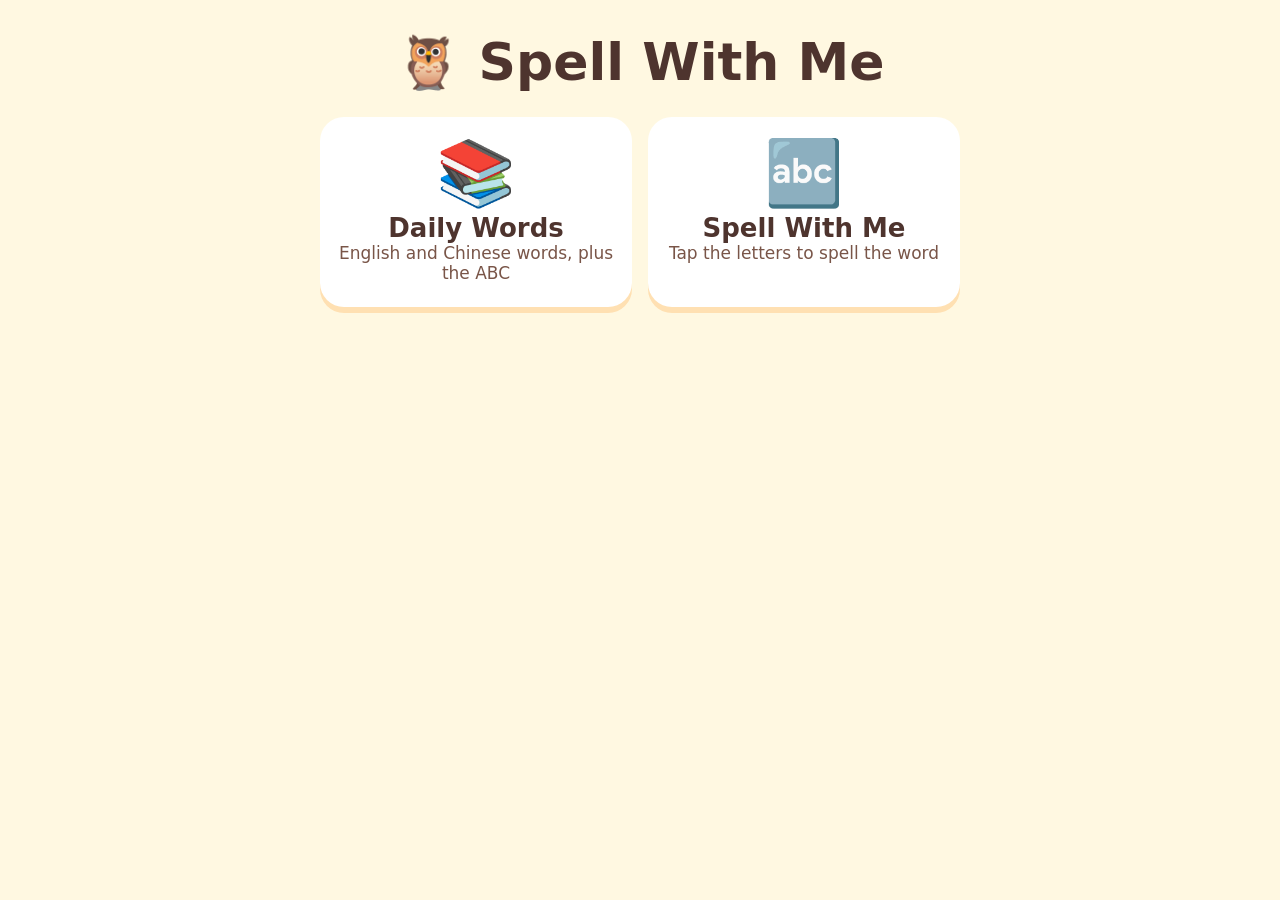
<file: index.html>
<!DOCTYPE html>
<html lang="en">
<head>
<meta charset="utf-8">
<meta name="viewport" content="width=device-width, initial-scale=1">
<title>Spell With Me</title>
<link rel="icon" href="daily-words/img/1f989.svg" type="image/svg+xml">
<style>
  body { font-family: "Comic Sans MS", "Chalkboard SE", system-ui, sans-serif; text-align: center;
         background: #fff8e1; color: #4e342e; margin: 0; padding: 32px 16px; min-height: 100vh; box-sizing: border-box; }
  h1 { font-size: clamp(32px, 7vw, 52px); margin: 0 0 24px; }
  .games { display: grid; gap: 16px; max-width: 640px; margin: 0 auto; }
  @media (min-width: 600px) { .games { grid-template-columns: 1fr 1fr; } }
  a { display: block; text-decoration: none; color: inherit; background: #fff; border-radius: 24px;
      padding: 24px 16px; box-shadow: 0 6px 0 #ffe0b2; }
  a:active { transform: translateY(4px); box-shadow: 0 2px 0 #ffe0b2; }
  .pic { font-size: 64px; line-height: 1; }
  b { display: block; font-size: 26px; margin-top: 8px; }
  small { font-size: 17px; color: #795548; }
</style>
</head>
<body>
  <h1>🦉 Spell With Me</h1>
  <div class="games">
    <a href="daily-words/"><div class="pic">📚</div><b>Daily Words</b><small>English and Chinese words, plus the ABC</small></a>
    <a href="spell-with-me/"><div class="pic">🔤</div><b>Spell With Me</b><small>Tap the letters to spell the word</small></a>
  </div>
</body>
</html>
</file>
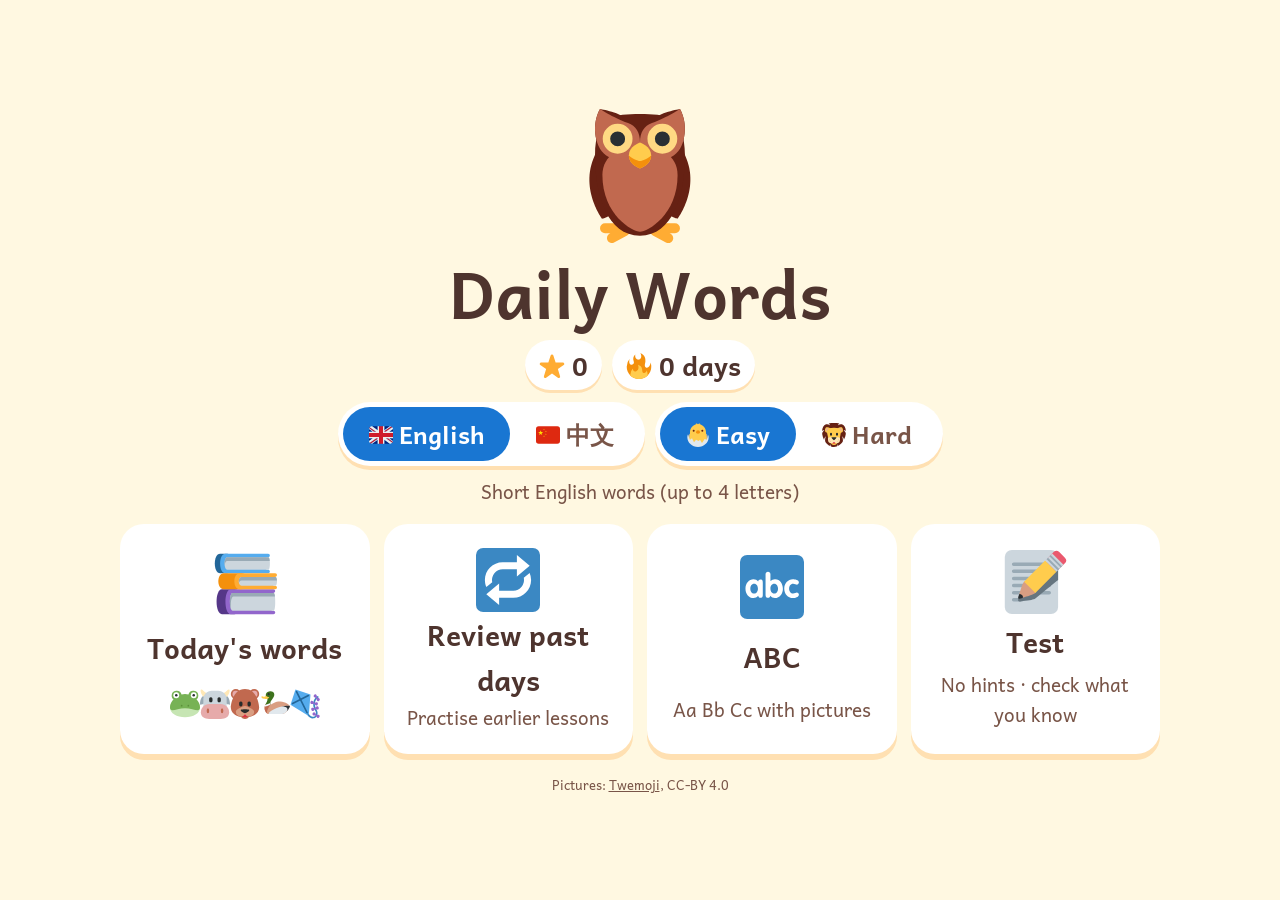
<file: daily-words/index.html>
<!DOCTYPE html>
<html lang="en">
<head>
<meta charset="utf-8">
<meta name="viewport" content="width=device-width, initial-scale=1, viewport-fit=cover">
<meta name="theme-color" content="#fff8e1">
<meta name="description" content="Daily English and Chinese words, plus the alphabet, for children aged 4 and up.">
<title>Daily Words</title>
<link rel="icon" href="img/1f989.svg" type="image/svg+xml">
<link rel="preconnect" href="https://fonts.googleapis.com">
<link rel="preconnect" href="https://fonts.gstatic.com" crossorigin>
<link href="https://fonts.googleapis.com/css2?family=Andika:wght@400;700&family=Noto+Sans+SC:wght@500;700&display=swap" rel="stylesheet">
<link rel="stylesheet" href="style.css">
</head>
<body>

<!-- ============ Home ============ -->
<main id="home" class="screen on">
  <div class="mascot" aria-hidden="true">🦉</div>
  <h1>Daily Words</h1>
  <div class="stats"><span class="pill" id="home-stars">⭐ 0</span><span class="pill" id="home-streak">🔥 0 days</span></div>

  <div class="settings">
    <div class="seg" role="group" aria-label="Language">
      <button data-lang="en">🇬🇧 English</button>
      <button data-lang="zh">🇨🇳 中文</button>
    </div>
    <div class="seg" role="group" aria-label="Level">
      <button data-level="easy">🐣 Easy</button>
      <button data-level="hard">🦁 Hard</button>
    </div>
    <p class="caption" id="level-caption"></p>
  </div>

  <div class="menu">
    <button class="menu-card" id="m-today">
      <span class="m-pic">📚</span><b>Today's words</b><small id="today-preview"></small>
    </button>
    <button class="menu-card" id="m-review">
      <span class="m-pic">🔁</span><b>Review past days</b><small>Practise earlier lessons</small>
    </button>
    <button class="menu-card" id="m-abc">
      <span class="m-pic">🔤</span><b>ABC</b><small>Aa Bb Cc with pictures</small>
    </button>
    <button class="menu-card" id="m-exam">
      <span class="m-pic">📝</span><b>Test</b><small id="exam-best">No hints · check what you know</small>
    </button>
  </div>
  <p class="credit">Pictures: <a href="https://github.com/jdecked/twemoji" target="_blank" rel="noopener">Twemoji</a>, CC-BY 4.0</p>
</main>

<!-- ============ Review past days ============ -->
<main id="days" class="screen">
  <header class="topbar">
    <button class="round home-btn" aria-label="Home">🏠</button>
    <h2>Review past days</h2>
    <span class="spacer"></span>
  </header>
  <p class="caption" id="days-caption"></p>
  <div id="daylist" class="daylist"></div>
</main>

<!-- ============ Lesson ============ -->
<main id="play" class="screen">
  <header class="topbar">
    <button class="round home-btn" aria-label="Home">🏠</button>
    <div id="dots" aria-hidden="true"></div>
    <span class="pill" id="stars" aria-label="Stars">⭐ 0</span>
  </header>
  <div class="note voice-note" hidden></div>
  <div class="stage">
    <section class="picture">
      <button id="pic" class="pic-card" aria-label="Hear it again"></button>
      <div id="word-info" class="word-info"></div>
      <div class="hint-text">Tap the picture to hear it<span class="kbd"> · or press Space</span></div>
    </section>
    <section class="spell">
      <div id="prompt" class="prompt"></div>
      <div id="slots" aria-hidden="true"></div>
      <div id="tiles"></div>
      <div id="msg" aria-live="polite"></div>
      <button id="ready" class="big alt" hidden>I'm ready ➜</button>
      <button id="next" class="big">Next ➜</button>
    </section>
  </div>
</main>

<!-- ============ Lesson finished ============ -->
<main id="done" class="screen">
  <h1>🎉 You did it! 🎉</h1>
  <p id="done-title">You learned:</p>
  <div id="learned"></div>
  <p id="done-streak"></p>
  <div class="buttons">
    <button class="big" id="again">🔁 Again</button>
    <button class="big alt" id="bonus">🎁 Bonus word</button>
    <button class="big home home-btn">🏠 Home</button>
  </div>
</main>

<!-- ============ Test (no hints) ============ -->
<main id="exam" class="screen">
  <header class="topbar">
    <button class="round home-btn" aria-label="Home">🏠</button>
    <div id="exam-dots" aria-hidden="true"></div>
    <span class="pill" id="exam-stars">⭐ 0</span>
  </header>
  <div class="note voice-note" hidden></div>
  <div class="stage" id="exam-stage">
    <section class="picture">
      <button id="exam-pic" class="pic-card" aria-label="Hear the question again"></button>
      <div id="exam-word" class="word-info"></div>
    </section>
    <section class="spell">
      <div id="exam-prompt" class="prompt"></div>
      <div class="slots-row">
        <div id="exam-slots" aria-hidden="true"></div>
        <button class="round" id="exam-undo" aria-label="Take back the last one" hidden>⌫</button>
      </div>
      <div id="exam-tiles"></div>
      <div id="exam-msg" class="msg" aria-live="polite"></div>
      <button id="exam-check" class="big alt" hidden>Check ✓</button>
      <button id="exam-next" class="big" hidden>Next ➜</button>
    </section>
  </div>
  <div id="exam-results" class="results" hidden>
    <h1 id="exam-score"></h1>
    <p id="exam-verdict"></p>
    <p id="exam-missed-title" class="caption">Words to practise · tap to hear:</p>
    <div id="exam-missed"></div>
    <div class="buttons">
      <button class="big" id="exam-again">🔁 Try again</button>
      <button class="big home home-btn">🏠 Home</button>
    </div>
  </div>
</main>

<!-- ============ Alphabet ============ -->
<main id="abc" class="screen">
  <header class="topbar">
    <button class="round home-btn" aria-label="Home">🏠</button>
    <h2>ABC</h2>
    <span class="spacer"></span>
  </header>
  <div class="buttons">
    <button class="big alt" id="abc-game-btn">🎮 Letter game</button>
    <button class="big" id="abc-test-btn">📝 Letter test</button>
  </div>
  <div id="abc-grid" class="abc-grid"></div>
</main>

<!-- One letter -->
<main id="letter" class="screen">
  <header class="topbar">
    <button class="round" id="letter-back" aria-label="Back to ABC">🔤</button>
    <div class="letter-tools">
      <span class="pill" id="letter-count"></span>
      <button class="round" id="auto-btn" aria-pressed="true" aria-label="Pause auto-play">⏸️</button>
    </div>
    <button class="round home-btn" aria-label="Home">🏠</button>
  </header>
  <div class="letter-stage">
    <button class="round arrow" id="prev" aria-label="Previous letter">⬅️</button>
    <button class="letter-card" id="letter-card" aria-label="Hear the letter">
      <span class="letter-big"><span class="cap" id="cap">A</span><span class="low" id="low">a</span></span>
      <span class="letter-pic" id="letter-pic"></span>
      <span class="letter-word" id="letter-word"></span>
    </button>
    <button class="round arrow" id="nextL" aria-label="Next letter">➡️</button>
  </div>
  <div class="hint-text">Tap the card to hear it<span class="kbd"> · arrow keys to move</span></div>
</main>

<!-- Letter game -->
<main id="abcgame" class="screen">
  <header class="topbar">
    <button class="round" id="game-back" aria-label="Back to ABC">🔤</button>
    <div id="game-dots" aria-hidden="true"></div>
    <span class="pill" id="game-stars">⭐ 0</span>
  </header>
  <div class="game-stage">
    <button class="prompt-card" id="game-prompt" aria-label="Hear it again"></button>
    <div id="choices" class="choices"></div>
    <div id="game-msg" class="msg" aria-live="polite"></div>
    <div class="buttons" id="game-end" hidden>
      <button class="big" id="game-again">🔁 Play again</button>
      <button class="big alt" id="game-abc">🔤 ABC</button>
    </div>
  </div>
</main>

<script src="data.js"></script>
<script src="app.js"></script>
</body>
</html>
</file>
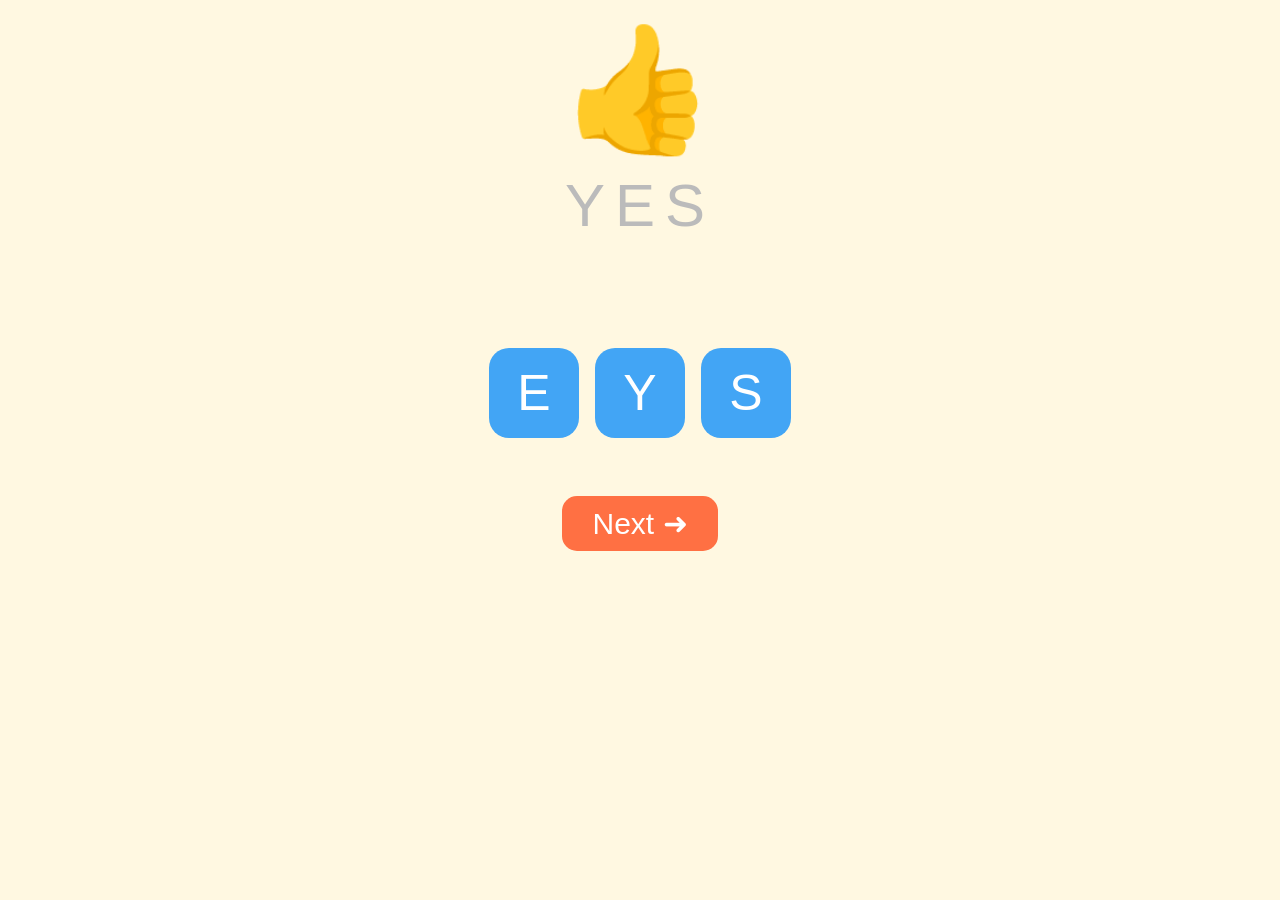
<file: spell-with-me/index.html>
<!DOCTYPE html>
<html>
<head>
<meta charset="utf-8">
<meta name="viewport" content="width=device-width, initial-scale=1">
<title>Spell With Me</title>
<style>
  body { font-family: Arial, sans-serif; text-align: center; background: #fff8e1; margin: 0; padding: 20px; }
  #pic { font-size: 120px; }
  #word { font-size: 60px; letter-spacing: 10px; color: #bbb; margin: 10px; }
  #answer { font-size: 70px; letter-spacing: 10px; min-height: 90px; color: #2e7d32; }
  .tile { font-size: 50px; width: 90px; height: 90px; margin: 8px; border: none; border-radius: 20px;
          background: #42a5f5; color: white; cursor: pointer; }
  .tile:active { transform: scale(0.9); }
  #msg { font-size: 40px; height: 50px; }
  #next { font-size: 30px; padding: 10px 30px; border-radius: 15px; border: none; background: #ff7043; color: white; }
</style>
</head>
<body>
  <div id="pic"></div>
  <div id="word"></div>
  <div id="answer"></div>
  <div id="tiles"></div>
  <div id="msg"></div>
  <button id="next" onclick="nextWord()">Next ➜</button>

<script>
  const words = [
    { w: "yes",  pic: "👍" },
    { w: "no",   pic: "🙅" },
    { w: "go",   pic: "🟢" },
    { w: "stop", pic: "🛑" },
    { w: "and",  pic: "➕" },
    { w: "on",   pic: "💡" }
  ];
  let i = 0, typed = "";

  function say(text) {
    speechSynthesis.cancel();
    const u = new SpeechSynthesisUtterance(text);
    u.rate = 0.8;
    speechSynthesis.speak(u);
  }

  function load() {
    const cur = words[i];
    typed = "";
    document.getElementById("pic").textContent = cur.pic;
    document.getElementById("word").textContent = cur.w.toUpperCase();
    document.getElementById("answer").textContent = "";
    document.getElementById("msg").textContent = "";
    const letters = cur.w.toUpperCase().split("").sort(() => Math.random() - 0.5);
    const box = document.getElementById("tiles");
    box.innerHTML = "";
    letters.forEach(l => {
      const b = document.createElement("button");
      b.className = "tile";
      b.textContent = l;
      b.onclick = () => tap(l, b);
      box.appendChild(b);
    });
    say(cur.w);
  }

  function tap(letter, btn) {
    const target = words[i].w.toUpperCase();
    say(letter);
    if (letter === target[typed.length]) {
      typed += letter;
      btn.style.visibility = "hidden";
      document.getElementById("answer").textContent = typed;
      if (typed === target) {
        document.getElementById("msg").textContent = "🎉 Great job! 🎉";
        setTimeout(() => say("Great job! " + words[i].w), 500);
      }
    } else {
      btn.style.background = "#ef5350";
      setTimeout(() => btn.style.background = "#42a5f5", 400);
    }
  }

  function nextWord() { i = (i + 1) % words.length; load(); }
  document.getElementById("pic").onclick = () => say(words[i].w);
  load();
</script>
</body>
</html>
</file>
<file: daily-words/style.css>
:root {
  --bg: #fff8e1;
  --card: #ffffff;
  --card-edge: #ffe0b2;
  --ink: #4e342e;
  --muted: #795548;
  --guide: #d7ccc8;
  --line: #bcaaa4;
  --good: #2e7d32;
  --good-soft: #66bb6a;
  --tile: #1976d2;
  --tile-edge: #0d47a1;
  --wrong: #d32f2f;
  --wrong-edge: #8e0000;
  --hint: #ffca28;
  --hint-edge: #ff8f00;
  --go: #e64a19;
  --go-edge: #a52a00;
  --alt: #8e24aa;
  --alt-edge: #5c007a;
  --zh: "Noto Sans SC", "PingFang SC", "Hiragino Sans GB", "Microsoft YaHei", sans-serif;

  /* Sizes follow the smaller of width and height so nothing overflows */
  --pic: clamp(80px, min(30vw, 20vh), 200px);
  --tile-size: clamp(52px, min(16vw, 11vh), 96px);
  --tile-font: calc(var(--tile-size) * 0.56);
  --slot-w: clamp(44px, min(14vw, 9vh), 80px);
  --slot-font: calc(var(--slot-w) * 0.82);
  --choice: clamp(64px, min(22vw, 14vh), 140px);
  --gap: clamp(8px, 1.6vw, 14px);
}

* { box-sizing: border-box; -webkit-tap-highlight-color: transparent; }
html, body { margin: 0; min-height: 100%; }
body { font-family: "Andika", "Comic Sans MS", "Chalkboard SE", system-ui, sans-serif; text-align: center;
       background: var(--bg); color: var(--ink); user-select: none; -webkit-user-select: none; touch-action: manipulation; }
button { font-family: inherit; cursor: pointer; color: inherit; }
button:focus-visible { outline: 4px solid var(--alt); outline-offset: 4px; }
[hidden] { display: none !important; }
img.emo { width: 1em; height: 1em; vertical-align: -0.12em; pointer-events: none; }
.zh, .hanzi { font-family: var(--zh); }

/* ---------- Screens ---------- */
.screen { display: none; min-height: 100vh; min-height: 100dvh; width: 100%; max-width: 1100px; margin: 0 auto;
          padding: max(12px, env(safe-area-inset-top)) max(16px, env(safe-area-inset-right))
                   max(16px, env(safe-area-inset-bottom)) max(16px, env(safe-area-inset-left)); }
.screen.on { display: flex; flex-direction: column; align-items: center; justify-content: center; gap: 12px; }
#play.on, #days.on, #abc.on, #letter.on, #abcgame.on, #exam.on { justify-content: flex-start; }
h1 { font-size: clamp(32px, 7vw, 56px); margin: 0; line-height: 1.1; }
h2 { font-size: clamp(22px, 5vw, 34px); margin: 0; }
p { font-size: clamp(18px, 3.4vw, 24px); margin: 0; }
.caption { font-size: clamp(15px, 3vw, 19px); color: var(--muted); }
.credit { font-size: 13px; color: var(--muted); margin-top: 8px; }
.credit a { color: inherit; }
.pill { background: var(--card); border-radius: 999px; padding: 4px 14px; box-shadow: 0 3px 0 var(--card-edge);
        font-weight: 700; font-size: clamp(18px, 3.6vw, 24px); white-space: nowrap; }
.note { background: #fff3cd; border: 2px solid var(--hint); border-radius: 14px; padding: 8px 14px; font-size: 16px; max-width: 640px; }

/* Top bar shared by inner screens */
.topbar { display: flex; justify-content: space-between; align-items: center; gap: 8px; width: 100%; max-width: 1040px; }
.topbar .spacer { width: 52px; }
.round { width: 52px; height: 52px; flex: none; border-radius: 50%; border: none; background: var(--card);
         box-shadow: 0 4px 0 var(--card-edge); font-size: 26px; display: inline-flex; align-items: center; justify-content: center; }
.round:active { transform: translateY(3px); box-shadow: 0 1px 0 var(--card-edge); }
#dots, #game-dots, #exam-dots { display: flex; gap: 8px; align-items: center; font-size: 26px; }
.dot { width: clamp(14px, 3vw, 20px); height: clamp(14px, 3vw, 20px); border-radius: 50%; background: var(--card-edge); }
.dot.done { background: var(--good-soft); }
.dot.miss { background: var(--wrong); }
.dot.now { outline: 3px solid var(--go); outline-offset: 2px; }

/* Buttons */
.big { font-size: clamp(22px, 4.4vw, 30px); font-weight: 700; min-height: 60px; padding: 10px 30px; border-radius: 20px;
       border: none; background: var(--go); color: #fff; box-shadow: 0 6px 0 var(--go-edge); }
.big:active { transform: translateY(4px); box-shadow: 0 2px 0 var(--go-edge); }
.big.alt { background: var(--alt); box-shadow: 0 6px 0 var(--alt-edge); }
/* "I'm ready" while the word is still being read out */
.big:disabled { opacity: .5; filter: grayscale(.4); cursor: default; transform: none; }
button:disabled { cursor: default; }
.big.home { background: var(--card); color: var(--ink); box-shadow: 0 6px 0 var(--card-edge); }
.buttons { display: flex; flex-wrap: wrap; justify-content: center; gap: 12px; margin-top: 8px; }

/* ---------- Home ---------- */
.mascot { font-size: clamp(64px, min(22vw, 15vh), 130px); line-height: 1; }
.stats { display: flex; gap: 10px; flex-wrap: wrap; justify-content: center; }
.settings { display: flex; flex-direction: column; align-items: center; gap: 10px; width: 100%; }
.seg { display: inline-flex; background: var(--card); border-radius: 999px; padding: 5px; box-shadow: 0 4px 0 var(--card-edge); }
.seg button { border: none; background: none; border-radius: 999px; min-height: 52px; padding: 8px clamp(14px, 4vw, 26px);
              font-size: clamp(18px, 4vw, 24px); font-weight: 700; color: var(--muted); }
.seg button.on { background: var(--tile); color: #fff; }
.menu { display: grid; grid-template-columns: 1fr; gap: 14px; width: 100%; max-width: 900px; margin-top: 6px; }
.menu-card { display: grid; grid-template-columns: auto 1fr; grid-template-rows: auto auto; align-items: center; column-gap: 16px;
             text-align: left; background: var(--card); border: none; border-radius: 24px; padding: 14px 18px;
             box-shadow: 0 6px 0 var(--card-edge); }
.menu-card:active { transform: translateY(4px); box-shadow: 0 2px 0 var(--card-edge); }
.menu-card .m-pic { grid-row: 1 / 3; font-size: clamp(40px, 10vw, 56px); line-height: 1; }
.menu-card b { font-size: clamp(22px, 5vw, 28px); }
.menu-card small { font-size: clamp(15px, 3.4vw, 19px); color: var(--muted); }
#today-preview { font-size: clamp(22px, 5vw, 30px); letter-spacing: 2px; }

/* ---------- Review past days ---------- */
.daylist { display: grid; grid-template-columns: repeat(auto-fill, minmax(min(100%, 300px), 1fr)); gap: 12px; width: 100%; max-width: 1040px; }
.day { display: flex; flex-direction: column; align-items: flex-start; gap: 4px; text-align: left; background: var(--card); border: none;
       border-radius: 20px; padding: 12px 16px; box-shadow: 0 5px 0 var(--card-edge); }
.day b { font-size: 22px; }
.day .pics { font-size: 34px; letter-spacing: 4px; }
.day .status { font-size: 16px; color: var(--muted); font-weight: 700; }
.day .status.ok { color: var(--good); }
.day.today { outline: 3px solid var(--go); outline-offset: -3px; }

/* ---------- Lesson ---------- */
.stage { flex: 1; width: 100%; display: flex; flex-direction: column; align-items: center; justify-content: center; gap: clamp(8px, 2vh, 20px); }
.picture { display: flex; flex-direction: column; align-items: center; gap: 6px; }
.pic-card { font-size: var(--pic); line-height: 1; background: var(--card); border: none; border-radius: 32px;
            padding: clamp(10px, 2vh, 20px) clamp(16px, 4vw, 32px); box-shadow: 0 6px 0 var(--card-edge); }
.pic-card.bounce { animation: bounce .6s; }
.word-info { display: flex; flex-direction: column; align-items: center; line-height: 1.15; }
.word-info:empty { display: none; }
.word-info .hanzi { font-size: clamp(40px, min(12vw, 8vh), 80px); font-weight: 700; }
.word-info .pinyin { font-size: clamp(22px, 4.6vw, 32px); color: var(--tile); font-weight: 700; }
.word-info .meaning { font-size: clamp(18px, 4vw, 26px); color: var(--muted); }
.word-info .sentence { display: flex; flex-direction: column; align-items: center; gap: 2px; margin-top: 10px;
                       background: var(--card); border-radius: 16px; padding: 8px 16px; box-shadow: 0 4px 0 var(--card-edge); max-width: 92vw; }
.word-info .s-zh { font-family: var(--zh); font-size: clamp(22px, 4.6vw, 30px); font-weight: 700; }
.word-info .s-py { font-size: clamp(16px, 3.4vw, 21px); color: var(--tile); font-weight: 700; }
.word-info .s-en { font-size: clamp(15px, 3.2vw, 19px); color: var(--muted); }
.hint-text { font-size: clamp(15px, 2.8vw, 19px); color: var(--muted); }
.kbd { display: none; }
.prompt { font-size: clamp(20px, 4.4vw, 28px); font-weight: 700; }
.prompt:empty { display: none; }

.spell { display: flex; flex-direction: column; align-items: center; gap: clamp(8px, 1.8vh, 18px); width: 100%; }
#slots, #exam-slots { display: flex; justify-content: center; gap: var(--gap); }
#slots:empty, #exam-slots:empty { display: none; }
.slot { width: var(--slot-w); min-height: calc(var(--slot-w) * 1.15); border-bottom: 6px solid var(--line);
        font-size: var(--slot-font); line-height: 1; color: var(--guide); font-weight: 700;
        display: flex; flex-direction: column; align-items: center; justify-content: flex-end; padding-bottom: 4px; }
.slot small { font-size: clamp(13px, 3vw, 18px); color: var(--muted); font-family: "Andika", sans-serif; margin-top: 2px; }
.slot.filled { color: var(--good); border-color: var(--good-soft); }
.slot.filled .ch { animation: pop .25s; display: inline-block; }
/* Read-back after a correct answer: each letter lights up as it is spoken, then the whole word */
.slot { transition: transform .15s, color .15s, border-color .15s; }
.slot.reading { transform: scale(1.18) translateY(-4px); color: var(--go); border-color: var(--go); }
#slots.read-all .slot { color: var(--good); border-color: var(--good); animation: glow .7s; }
@keyframes glow { 50% { transform: scale(1.1); } }

#tiles, #exam-tiles { display: flex; flex-wrap: wrap; justify-content: center; gap: var(--gap); min-height: calc(var(--tile-size) + 8px); max-width: 680px; }
#tiles:empty, #exam-tiles:empty { display: none; }
.tile { font-size: var(--tile-font); font-weight: 700; width: var(--tile-size); height: var(--tile-size);
        border: none; border-radius: 22%; background: var(--tile); color: #fff; box-shadow: 0 6px 0 var(--tile-edge); }
.tile.zh { font-weight: 700; }
.tile:active { transform: translateY(4px); box-shadow: 0 2px 0 var(--tile-edge); }
.tile.used { visibility: hidden; }
.tile.wrong, .choice.wrong { background: var(--wrong); box-shadow: 0 6px 0 var(--wrong-edge); animation: shake .4s; }
.tile.hint { background: var(--hint); color: var(--ink); box-shadow: 0 6px 0 var(--hint-edge); animation: pulse 1s infinite; }

.choices { display: flex; flex-wrap: wrap; justify-content: center; gap: clamp(10px, 2.4vw, 20px); }
.choice { font-size: var(--choice); line-height: 1; background: var(--card); border: none; border-radius: 24px;
          padding: clamp(8px, 1.6vh, 14px); box-shadow: 0 6px 0 var(--card-edge); min-width: 64px; }
.choice:active { transform: translateY(4px); box-shadow: 0 2px 0 var(--card-edge); }
.choice.right { background: #c8e6c9; box-shadow: 0 6px 0 var(--good-soft); }
.choice.wrong-final { background: #ffcdd2; box-shadow: 0 6px 0 var(--wrong); }
.choice:disabled, .tile:disabled { transform: none; }
.choice.hint { animation: pulse 1s infinite; box-shadow: 0 6px 0 var(--hint-edge); background: #fff3cd; }

#msg, .msg { font-size: clamp(24px, 5vw, 36px); font-weight: 700; min-height: 1.3em; }
#next { visibility: hidden; }

/* ---------- Done ---------- */
#learned, #exam-missed { display: flex; flex-wrap: wrap; justify-content: center; gap: 12px; width: 100%; max-width: 820px; margin: 8px 0; }
.learned { flex: 0 0 clamp(100px, 28vw, 150px); background: var(--card); border-radius: 20px; padding: 10px;
           font-size: clamp(18px, 4vw, 24px); border: none; box-shadow: 0 5px 0 var(--card-edge); display: flex; flex-direction: column; align-items: center; }
.learned .lp { font-size: clamp(44px, 10vw, 64px); line-height: 1.15; }
.learned .hanzi { font-size: clamp(24px, 5vw, 32px); font-weight: 700; }
.learned small { color: var(--tile); font-weight: 700; font-size: 0.8em; }

/* ---------- Alphabet ---------- */
.abc-grid { display: grid; grid-template-columns: repeat(auto-fill, minmax(clamp(84px, 22vw, 120px), 1fr)); gap: 12px; width: 100%; max-width: 1040px; }
.abc-card { background: var(--card); border: none; border-radius: 20px; padding: 8px 4px; box-shadow: 0 5px 0 var(--card-edge);
            display: flex; flex-direction: column; align-items: center; gap: 2px; }
.abc-card:active { transform: translateY(3px); box-shadow: 0 2px 0 var(--card-edge); }
.abc-card .ap { font-size: clamp(36px, 9vw, 52px); line-height: 1.1; }
.abc-card .al { font-size: clamp(24px, 6vw, 32px); font-weight: 700; }
.cap { color: var(--tile); }
.low { color: var(--go); }

.letter-stage { flex: 1; display: flex; align-items: center; justify-content: center; gap: clamp(8px, 3vw, 40px); width: 100%; }
.letter-card { background: var(--card); border: none; border-radius: 32px; box-shadow: 0 8px 0 var(--card-edge);
               padding: clamp(12px, 3vh, 28px) clamp(16px, 5vw, 56px); display: flex; flex-direction: column; align-items: center;
               gap: clamp(4px, 1.5vh, 14px); flex: 0 1 560px; min-width: 0; }
.letter-big { font-size: clamp(80px, min(30vw, 22vh), 200px); font-weight: 700; line-height: 1; display: flex; gap: 0.25em; }
.letter-pic { font-size: clamp(70px, min(26vw, 18vh), 170px); line-height: 1; }
.letter-word { font-size: clamp(28px, 7vw, 52px); font-weight: 700; }
.letter-word mark { background: none; color: var(--go); }
.arrow { width: 60px; height: 60px; font-size: 30px; }

.game-stage { flex: 1; display: flex; flex-direction: column; align-items: center; justify-content: center; gap: clamp(12px, 3vh, 28px); width: 100%; }
.prompt-card { background: var(--card); border: none; border-radius: 24px; box-shadow: 0 6px 0 var(--card-edge);
               padding: 12px 24px; font-size: clamp(24px, 5.6vw, 40px); font-weight: 700; }
.choice.letter { font-size: clamp(56px, min(18vw, 13vh), 120px); font-weight: 700; width: clamp(96px, min(36vw, 20vh), 180px);
                 aspect-ratio: 1; color: var(--ink); }

/* ---------- Wide or landscape screens ---------- */
@media (min-width: 720px) {
  .menu { grid-template-columns: repeat(3, 1fr); }
  .menu-card { grid-template-columns: 1fr; grid-template-rows: auto auto auto; text-align: center; justify-items: center; padding: 22px 16px; }
  .menu-card .m-pic { grid-row: auto; font-size: 64px; }
  .settings { flex-direction: row; flex-wrap: wrap; justify-content: center; }
  .settings .caption { flex-basis: 100%; }
}
@media (orientation: landscape) and (min-width: 640px) {
  :root {
    --pic: clamp(80px, min(20vw, 32vh), 260px);
    --tile-size: clamp(52px, min(8vw, 13vh), 112px);
    --slot-w: clamp(44px, min(7vw, 11vh), 96px);
    --choice: clamp(64px, min(12vw, 20vh), 160px);
  }
  .stage { flex-direction: row; justify-content: center; gap: clamp(24px, 6vw, 96px); }
  .picture { flex: 0 0 auto; }
  .spell { width: auto; flex: 0 1 auto; min-width: 0; }
  .letter-card { flex-direction: row; flex-wrap: wrap; justify-content: center; column-gap: clamp(16px, 4vw, 48px); }
  .letter-word { flex-basis: 100%; }
}
/* Phones held sideways: tighten vertical spacing */
@media (orientation: landscape) and (max-height: 500px) {
  .screen.on { gap: 6px; }
  .hint-text, .credit, .mascot { display: none; }
  h1 { font-size: 30px; }
  .menu { grid-template-columns: repeat(3, 1fr); }
  .menu-card { grid-template-columns: 1fr; text-align: center; justify-items: center; padding: 8px; }
  .menu-card .m-pic { grid-row: auto; font-size: 36px; }
  .menu-card small { display: none; }
  .settings { flex-direction: row; justify-content: center; }
  .settings .caption { display: none; }
  .word-info .hanzi { font-size: 36px; }
  .letter-big { font-size: 25vh; }
  .letter-pic { font-size: 22vh; }
  .letter-word { font-size: 28px; }
  .learned { flex-basis: 104px; padding: 6px; }
  .learned .lp { font-size: 38px; }
  .big { min-height: 52px; padding: 6px 24px; font-size: 22px; }
}
/* Large desktop screens */
@media (min-width: 1200px) and (min-height: 760px) {
  h1 { font-size: 64px; }
  .mascot { font-size: 140px; }
  .pill { font-size: 26px; }
  .hint-text { font-size: 20px; }
}
/* Mouse and keyboard */
@media (hover: hover) and (pointer: fine) {
  .kbd { display: inline; }
  button:hover { filter: brightness(1.06); }
}
@media (prefers-reduced-motion: reduce) {
  *, *::before, *::after { animation: none !important; transition: none !important; }
}

@keyframes pop { 0% { transform: scale(.4); } 100% { transform: scale(1); } }
@keyframes shake { 0%,100% { transform: translateX(0); } 25% { transform: translateX(-8px); } 75% { transform: translateX(8px); } }
@keyframes pulse { 50% { transform: scale(1.1); } }
@keyframes bounce { 30% { transform: translateY(-16px) scale(1.05); } 60% { transform: translateY(0); } }

/* ---------- Test ---------- */
.slots-row { display: flex; align-items: flex-end; justify-content: center; gap: var(--gap); }
#exam-slots .slot { color: var(--ink); }
.slot.placed { border-color: var(--tile); }
.slot.good { color: var(--good); border-color: var(--good-soft); }
.slot.bad { color: var(--wrong); border-color: var(--wrong); }
.word-info .read-word { font-size: clamp(56px, min(16vw, 12vh), 120px); font-weight: 700; letter-spacing: 4px; line-height: 1.1;
                        background: var(--card); border-radius: 28px; padding: 8px 28px; box-shadow: 0 6px 0 var(--card-edge); }
.word-info .answer-word { font-size: clamp(36px, 9vw, 64px); font-weight: 700; color: var(--good); letter-spacing: 2px; }
.results { display: flex; flex-direction: column; align-items: center; gap: 12px; width: 100%; margin: auto 0; }
@media (min-width: 720px) {
  .menu { grid-template-columns: repeat(2, 1fr); }
}
@media (min-width: 1000px) {
  .menu { grid-template-columns: repeat(4, 1fr); max-width: 1040px; }
}
@media (orientation: landscape) and (max-height: 500px) {
  .menu { grid-template-columns: repeat(4, 1fr); }
}

/* ---------- ABC auto-play ---------- */
.letter-tools { display: flex; align-items: center; gap: 8px; }
#auto-btn.on { background: #e8f5e9; box-shadow: 0 4px 0 var(--good-soft); }
.letter-card.slide { animation: slide-in .45s ease-out; }
@keyframes slide-in { from { transform: translateX(40px); opacity: 0; } to { transform: none; opacity: 1; } }
</file>
